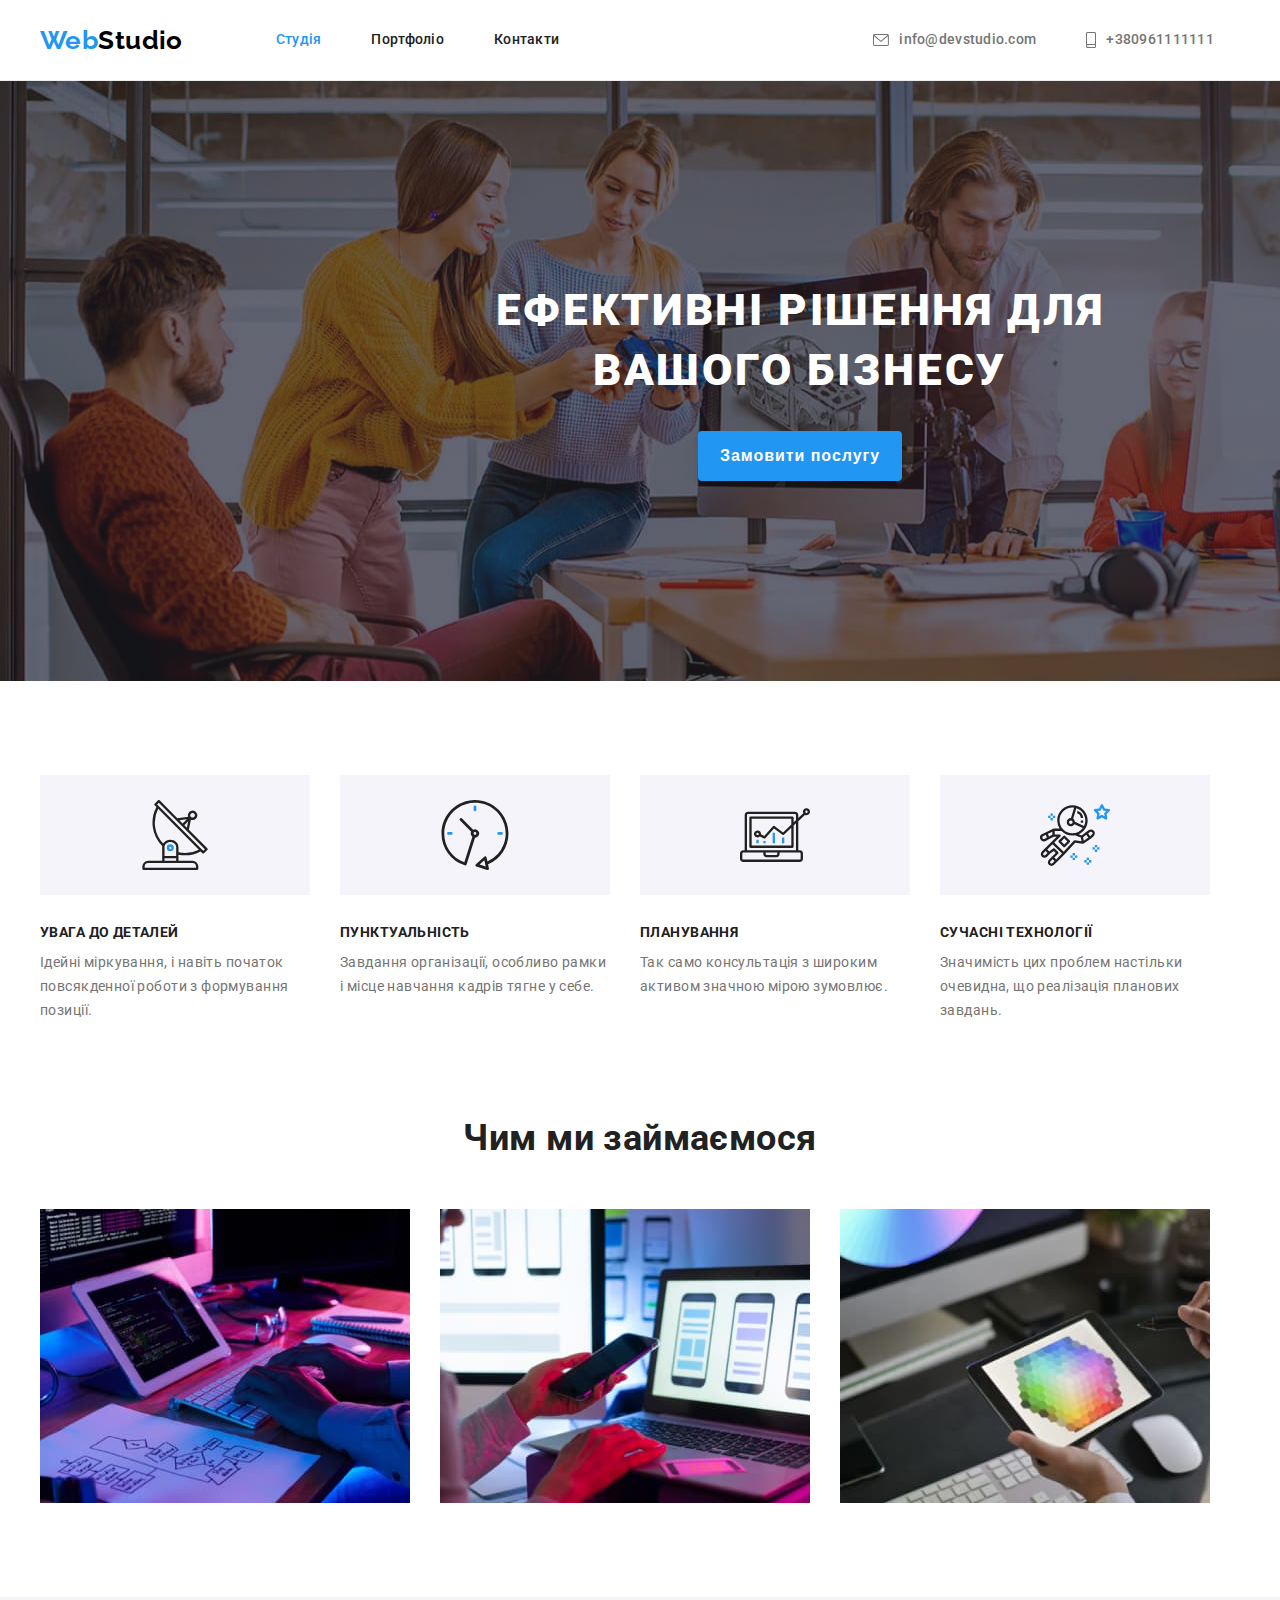
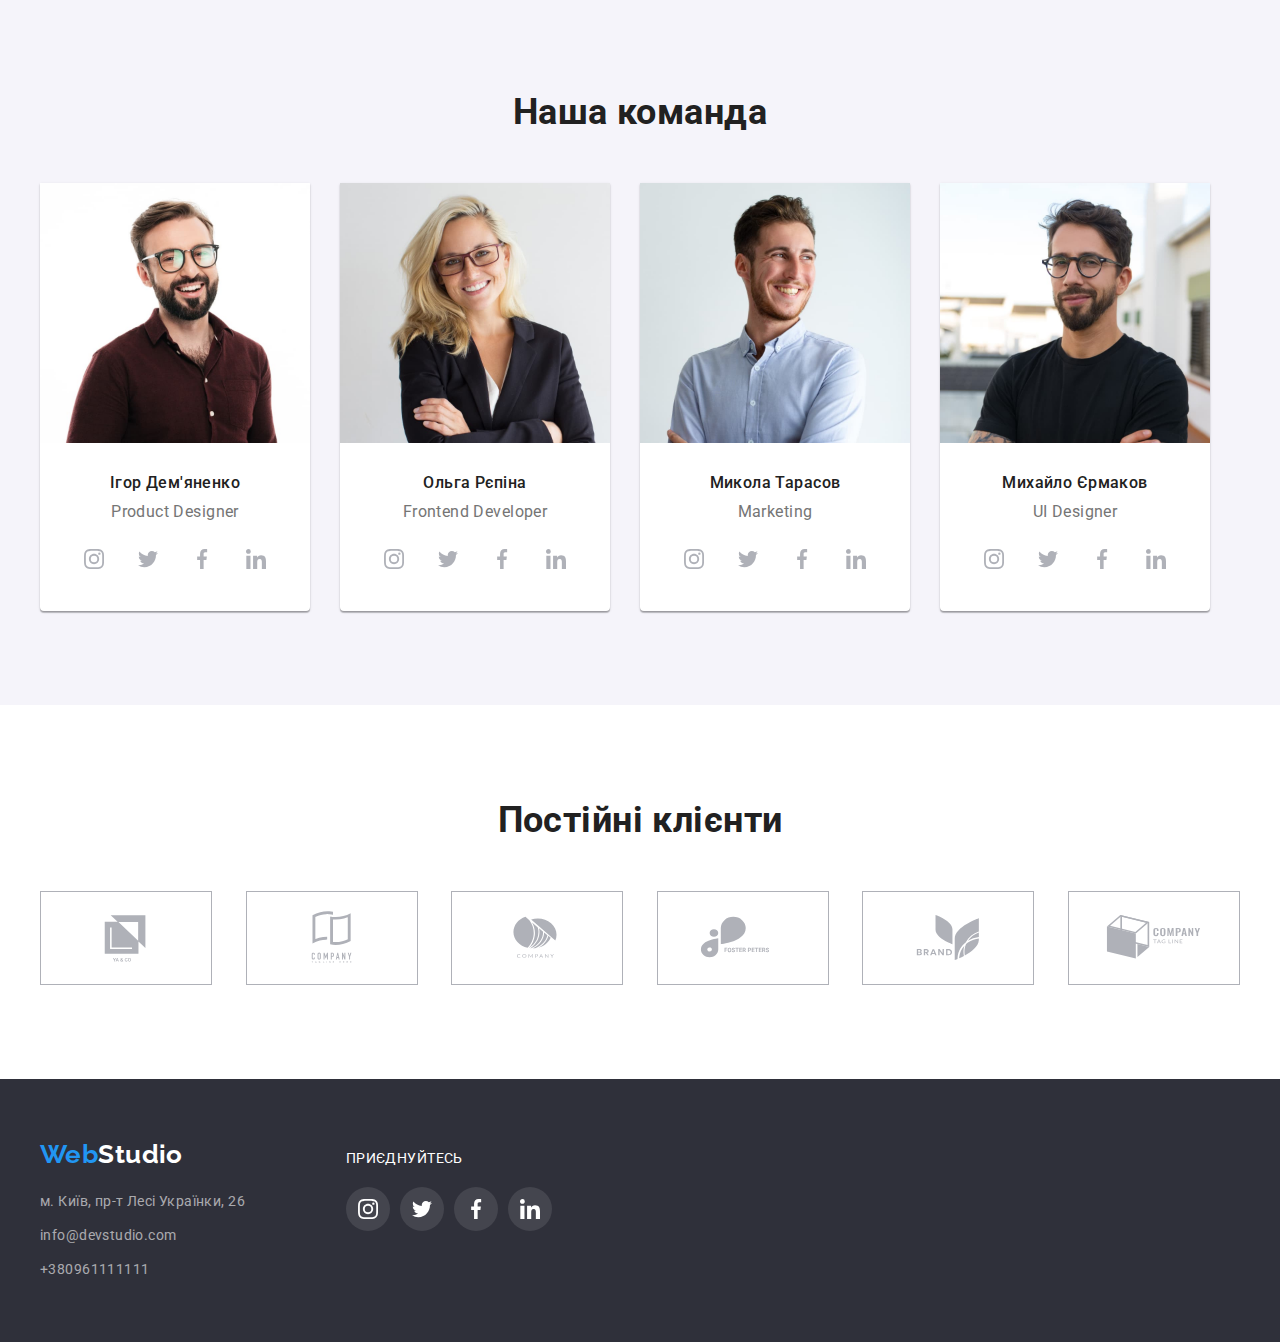
<file: index.html>
<!DOCTYPE html>
<html lang="en">
  <head>
    <meta charset="UTF-8" />
    <meta http-equiv="X-UA-Compatible" content="IE=edge" />
    <meta name="viewport" content="width=device-width, initial-scale=1.0" />

    <link rel="preconnect" href="https://fonts.googleapis.com" />
    <link rel="preconnect" href="https://fonts.gstatic.com" crossorigin />
    <link
      href="https://fonts.googleapis.com/css2?family=Raleway:wght@700&family=Roboto:wght@300;400;500;700;900&display=swap"
      rel="stylesheet" />
      <link rel="stylesheet" href="https://cdnjs.cloudflare.com/ajax/libs/modern-normalize/1.1.0/modern-normalize.min.css" integrity="sha512-wpPYUAdjBVSE4KJnH1VR1HeZfpl1ub8YT/NKx4PuQ5NmX2tKuGu6U/JRp5y+Y8XG2tV+wKQpNHVUX03MfMFn9Q==" crossorigin="anonymous" referrerpolicy="no-referrer" />
    <link rel="stylesheet" href="css/style.css" />

    <title>WebStudio</title>
  </head>
  <body>
    <header class="header">
      <div class="container page-header">
        <nav class="nav-header">
          <a href="./index.html" class="logo"
            >Web<span class="logo_part">Studio</span></a
          >
          <ul class="site-nav">
            <li>
              <a href="#" class="nav-li active">Студія</a>
            </li>
            <li>
              <a href="./portfolio.html" class="nav-li">Портфоліо</a>
            </li>
            <li>
              <a href="#contacts" class="nav-li">Контакти</a>
            </li>
          </ul>
        </nav>
        <ul class="auth-nav">
          <li class="auth-nav-group">
            <a href="mailto:info@devstudio.com" class="auth-nav-item">
              <svg class="auth-nav-icon" width="16" height="12">
                <use href="./images/sprite.svg#icon-envelope"></use>
              </svg>

              info@devstudio.com
            </a>
          </li>
          <li class="auth-nav-group">
            <a href="tel:+380961111111" class="auth-nav-item">
              <svg class="auth-nav-icon" width="10" height="16">
                <use href="./images/sprite.svg#icon-smartphone"></use>
              </svg>
              +380961111111</a
            >
          </li>
        </ul>
      </div>
    </header>
    <main class="main">
      <section class="main-info">
        <div class="container">
          <h1 class="main-info-title">
            Ефективні рішення для <br />вашого бізнесу
          </h1>
          <button type="button" class="btn-primary">Замовити послугу</button>
        </div>
      </section>
      <section class="section-card features">
        <div class="container">
          <ul class="main-features">
            <li>
              <div class="main-features-icon">
                <svg width="70" height="70">
                  <use href="./images/sprite.svg#icon-antenna"></use>
                </svg>
              </div>

              <h3>Увага до деталей</h3>
              <p class="features-par">
                Ідейні міркування, і навіть початок повсякденної роботи з
                формування позиції.
              </p>
            </li>
            <li>
              <div class="main-features-icon">
                <svg width="70" height="70">
                  <use href="./images/sprite.svg#icon-clock"></use>
                </svg>
              </div>

              <h3>Пунктуальність</h3>
              <p class="features-par">
                Завдання організації, особливо рамки і місце навчання кадрів
                тягне у себе.
              </p>
            </li>
            <li>
              <div class="main-features-icon">
                <svg width="70" height="70">
                  <use href="./images/sprite.svg#icon-diagram"></use>
                </svg>
              </div>

              <h3>Планування</h3>
              <p class="features-par">
                Так само консультація з широким активом значною мірою зумовлює.
              </p>
            </li>
            <li>
              <div class="main-features-icon">
                <svg width="70" height="70">
                  <use href="./images/sprite.svg#icon-astronaut"></use>
                </svg>
              </div>

              <h3>Сучасні технології</h3>
              <p class="features-par">
                Значимість цих проблем настільки очевидна, що реалізація
                планових завдань.
              </p>
            </li>
          </ul>
        </div>
      </section>

      <section class="section-card ">
        <div class="container">
          <h2>Чим ми займаємося</h2>
          <ul class="images-boxes-row">
            <li>
              <img src="./images/box1.jpg" alt="Зображення1" width="370" />
            </li>
            <li>
              <img src="./images/box2.jpg" alt="Зображення2" width="370" />
            </li>
            <li>
              <img src="./images/box3.jpg" alt="Зображення3" width="370" />
            </li>
          </ul>
        </div>
      </section>
      <section class="section-card team">
        <div class="container">
          <h2>Наша команда</h2>
          <ul class="team-card-row">
            <li class="card">
              <img
                src="./images/person1.jpg"
                alt="ProductDesigner"
                width="270" />
                <div class="about-member">
              <h3 class="name-member">Ігор Дем'яненко</h3>
              <p class="prof">Product Designer</p>
              <ul class="links-list">
                <li>
                  <a href="#" class="social-list-item">
                    <svg class="social-list-icon" width="20" height="20">
                      <use href="./images/sprite.svg#icon-instagram"></use>
                    </svg>
                  </a>
                </li>
                <li>
                  <a href="#" class="social-list-item"
                    ><svg class="social-list-icon" width="20" height="20">
                      <use href="./images/sprite.svg#icon-twitter"></use>
                    </svg>
                  </a>
                </li>
                <li>
                  <a href="#" class="social-list-item"
                    ><svg
                      class="social-list-icon"
                      width="20"
                      height="20"
                      color="green">
                      <use
                        href="./images/sprite.svg#icon-facebook"
                        width="20"
                        height="20"></use>
                    </svg>
                  </a>
                </li>
                <li>
                  <a href="/" class="social-list-item"
                    ><svg class="social-list-icon" width="20" height="20">
                      <use href="./images/sprite.svg#icon-linkedin"></use>
                    </svg>
                  </a>
                </li>
              </ul>
    </div>
            </li>
            <li class="card">
              <img
                src="./images/person2.jpg"
                alt="Frontend Developer"
                width="270" />
                <div class="about-member">
              <h3 class="name-member">Ольга Рєпіна</h3>
              <p class="prof">Frontend Developer</p>
              <ul class="links-list">
                <li>
                  <a href="#" class="social-list-item">
                    <svg class="social-list-icon" width="20" height="20">
                      <use href="./images/sprite.svg#icon-instagram"></use>
                    </svg>
                  </a>
                </li>
                <li>
                  <a href="#" class="social-list-item"
                    ><svg class="social-list-icon" width="20" height="20">
                      <use href="./images/sprite.svg#icon-twitter"></use>
                    </svg>
                  </a>
                </li>
                <li>
                  <a href="#" class="social-list-item"
                    ><svg
                      class="social-list-icon"
                      width="20"
                      height="20"
                      color="green">
                      <use
                        href="./images/sprite.svg#icon-facebook"
                        width="20"
                        height="20"></use>
                    </svg>
                  </a>
                </li>
                <li>
                  <a href="/" class="social-list-item"
                    ><svg class="social-list-icon" width="20" height="20">
                      <use href="./images/sprite.svg#icon-linkedin"></use>
                    </svg>
                  </a>
                </li>
              </ul>
</div>
            </li>
            <li class="card">
              <img src="./images/person3.jpg" alt="Marketing" width="270" />
              <div class="about-member">
              <h3 class="name-member">Микола Тарасов</h3>
              <p class="prof">Marketing</p>
              <ul class="links-list">
                <li>
                  <a href="#" class="social-list-item">
                    <svg class="social-list-icon" width="20" height="20">
                      <use href="./images/sprite.svg#icon-instagram"></use>
                    </svg>
                  </a>
                </li>
                <li>
                  <a href="#" class="social-list-item"
                    ><svg class="social-list-icon" width="20" height="20">
                      <use href="./images/sprite.svg#icon-twitter"></use>
                    </svg>
                  </a>
                </li>
                <li>
                  <a href="#" class="social-list-item"
                    ><svg
                      class="social-list-icon"
                      width="20"
                      height="20"
                      color="green">
                      <use
                        href="./images/sprite.svg#icon-facebook"
                        width="20"
                        height="20"></use>
                    </svg>
                  </a>
                </li>
                <li>
                  <a href="/" class="social-list-item"
                    ><svg class="social-list-icon" width="20" height="20">
                      <use href="./images/sprite.svg#icon-linkedin"></use>
                    </svg>
                  </a>
                </li>
              </ul>
    </div>

            </li>
            <li class="card">
              <img src="./images/person4.jpg" alt="UIDesigner" width="270" />
              <div class="about-member">
              <h3 class="name-member">Михайло Єрмаков</h3>
              <p class="prof">UI Designer</p>
              <ul class="links-list">
                <li>
                  <a href="#" class="social-list-item">
                    <svg class="social-list-icon" width="20" height="20">
                      <use href="./images/sprite.svg#icon-instagram"></use>
                    </svg>
                  </a>
                </li>
                <li>
                  <a href="#" class="social-list-item"
                    ><svg class="social-list-icon" width="20" height="20">
                      <use href="./images/sprite.svg#icon-twitter"></use>
                    </svg>
                  </a>
                </li>
                <li>
                  <a href="#" class="social-list-item"
                    ><svg
                      class="social-list-icon"
                      width="20"
                      height="20"
                      color="green">
                      <use
                        href="./images/sprite.svg#icon-facebook"
                        width="20"
                        height="20"></use>
                    </svg>
                  </a>
                </li>
                <li>
                  <a href="/" class="social-list-item"
                    ><svg class="social-list-icon" width="20" height="20">
                      <use href="./images/sprite.svg#icon-linkedin"></use>
                    </svg>
                  </a>
                </li>
              </ul>
            </div>
            </li>
          </ul>
        </div>
      </section>
      <section class="section-card">
        <div class="container">
          <h2>Постійні клієнти</h2>
          <ul class="klient-list-icon-row">
          <li>
            <a href="#"  class="klient-list-icon-link"><svg class="klient-list-icon" width="106" height="60">
              <use href="./images/sprite.svg#icon-logo1"></use>
            </svg></a>
            
          </li>
          <li>
            <a href="#"  class="klient-list-icon-link">
            <svg class="klient-list-icon" width="106" height="60">
              <use href="./images/sprite.svg#icon-logo2">
            </svg></a>
          </li>
          <li>
            <a href="#"  class="klient-list-icon-link">
            <svg class="klient-list-icon" width="106" height="60">
              <use href="./images/sprite.svg#icon-logo3"></use>
            </svg></a>
          </li>
          <li>
            <a href="#"  class="klient-list-icon-link">
            <svg class="klient-list-icon" width="106" height="60">
              <use href="./images/sprite.svg#icon-logo4"></use>
            </svg></a>
          </li>
          <li>
            <a href="#"  class="klient-list-icon-link">
            <svg class="klient-list-icon" width="106" height="60">
              <use href="./images/sprite.svg#icon-logo5"></use>
            </svg></a>
          </li>
          <li>
            <a href="#" class="klient-list-icon-link">
            <svg class="klient-list-icon" width="106" height="60">
              <use href="./images/sprite.svg#icon-logo6"></use>
            </svg></a>
          </li>
        </ul>
        </div>
      </section>
    </main>
    <footer class="footer">
      <div class="container footer-position">
        <div class="our-contacts">
        <a href="./index.html" class="logo"
          >Web<span class="logo_part_footer">Studio</span></a
        >
        <address class="address" id="contacts">
          <ul class="address-li-block">

            <li class="address-li">
              <a
                href="https://www.google.com/maps/place/"
                target="_blank"
                rel="noopener noreferrer"
                class="footer-nav-li"
                >м. Київ, пр-т Лесі Українки, 26</a
              >
            </li>
            <li class="address-li-mail">
              <a href="mailto:info@devstudio.com" class="footer-nav-li"
                >info@devstudio.com</a
              >
            </li>
            <li class="address-li-tel">
              <a href="tel:+380961111111" class="footer-nav-li"
                >+380961111111</a
              >
            </li>
          </ul>
        </address>
      </div>
        <div class="our-links">
          <p>приєднуйтесь</p>
          <ul class="links-list">
            <li>
              <a href="#" class="social-list-item">
                <svg class="social-list-icon-footer" width="20" height="20">
                  <use href="./images/sprite.svg#icon-instagram"></use>
                </svg>
              </a>
            </li>
            <li>
              <a href="#" class="social-list-item"
                ><svg class="social-list-icon-footer" width="20" height="20">
                  <use href="./images/sprite.svg#icon-twitter"></use>
                </svg>
              </a>
            </li>
            <li>
              <a href="#" class="social-list-item"
                ><svg
                  class="social-list-icon-footer"
                  width="20"
                  height="20"
                  color="green">
                  <use
                    href="./images/sprite.svg#icon-facebook"
                    width="20"
                    height="20"></use>
                </svg>
              </a>
            </li>
            <li>
              <a href="/" class="social-list-item"
                ><svg class="social-list-icon-footer" width="20" height="20">
                  <use href="./images/sprite.svg#icon-linkedin"></use>
                </svg>
              </a>
            </li>
          </ul>



        </div>
      </div>
    </footer>
  </body>
</html>
</file>
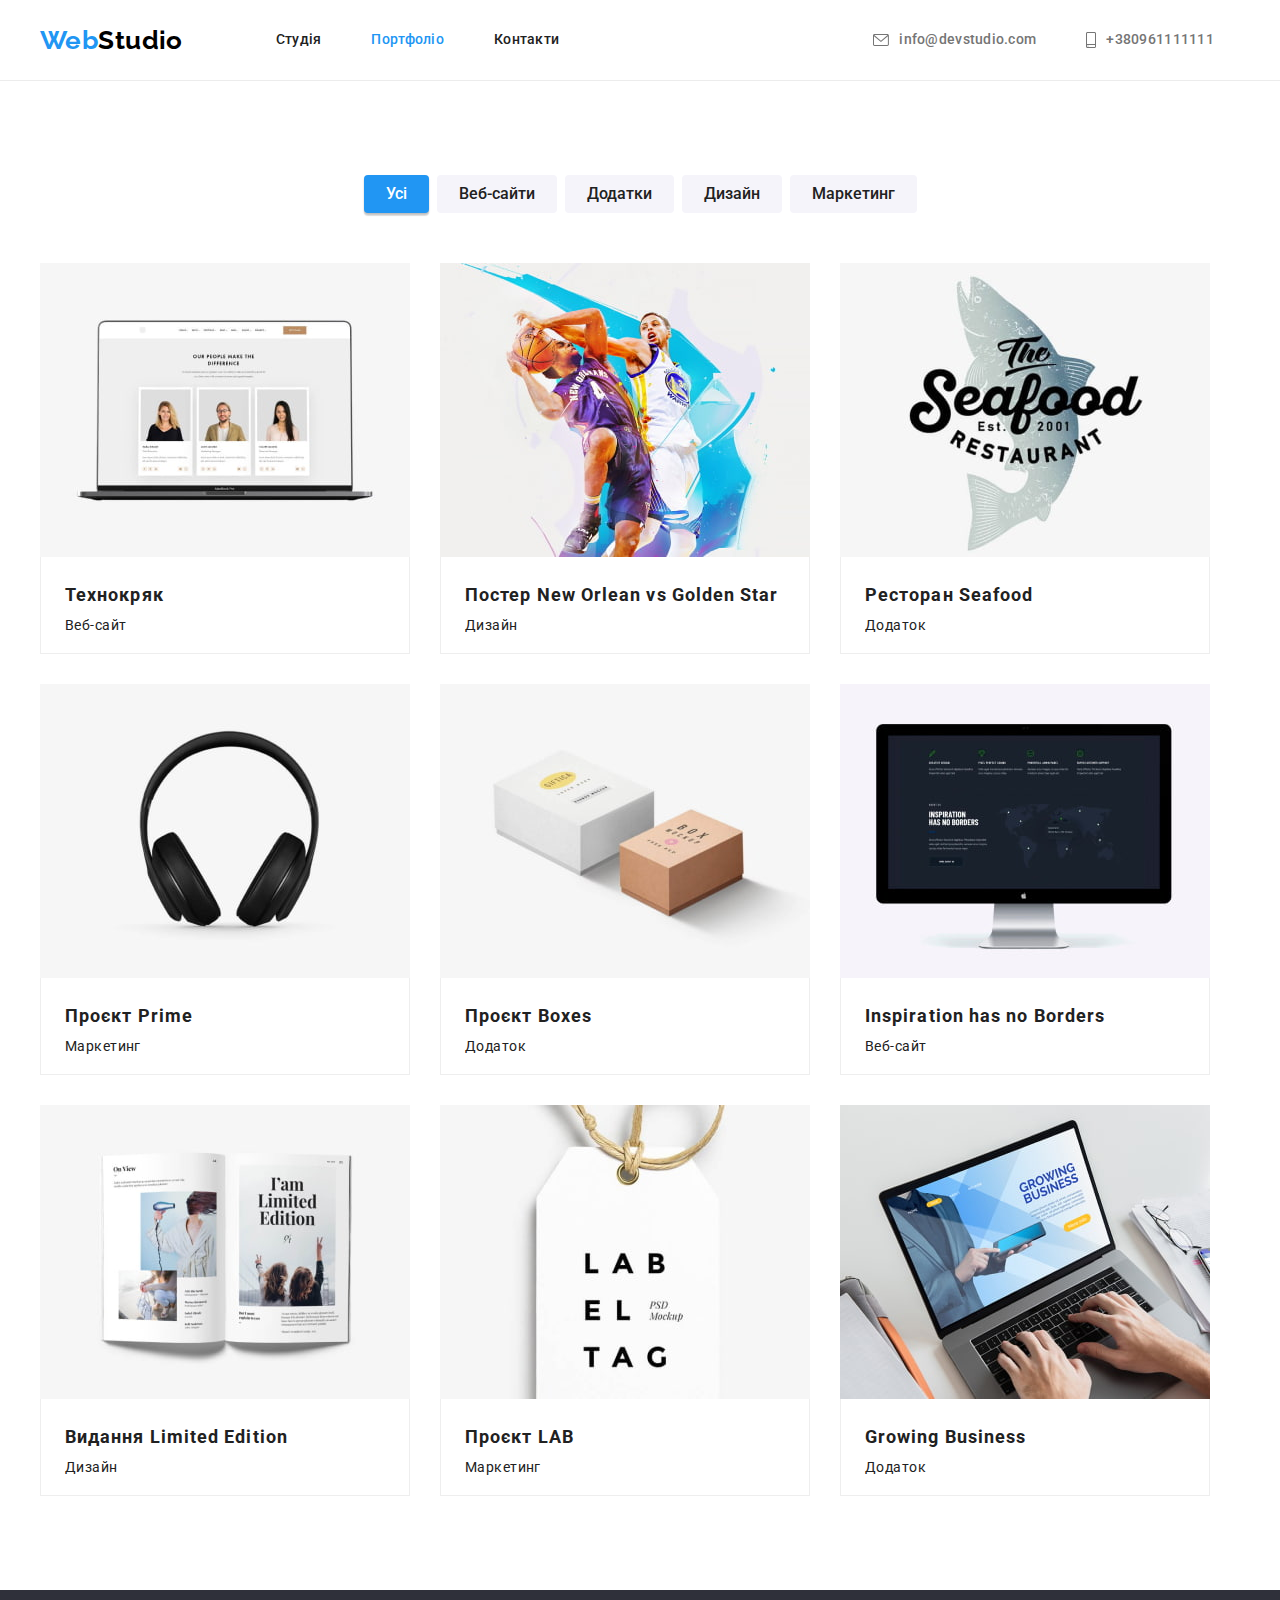
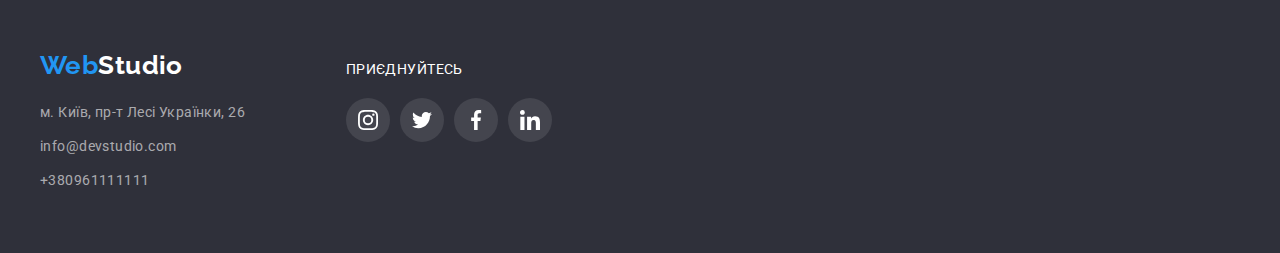
<file: portfolio.html>
<!DOCTYPE html>
<html lang="en">
  <head>
    <meta charset="UTF-8" />
    <meta http-equiv="X-UA-Compatible" content="IE=edge" />
    <meta name="viewport" content="width=device-width, initial-scale=1.0" />
    <link rel="preconnect" href="https://fonts.googleapis.com" />
    <link rel="preconnect" href="https://fonts.gstatic.com" crossorigin />
    <link
      href="https://fonts.googleapis.com/css2?family=Raleway:wght@700&family=Roboto:wght@300;400;500;700;900&display=swap"
      rel="stylesheet" />
    <link
      rel="stylesheet"
      href="https://cdnjs.cloudflare.com/ajax/libs/modern-normalize/1.1.0/modern-normalize.min.css"
      integrity="sha512-wpPYUAdjBVSE4KJnH1VR1HeZfpl1ub8YT/NKx4PuQ5NmX2tKuGu6U/JRp5y+Y8XG2tV+wKQpNHVUX03MfMFn9Q=="
      crossorigin="anonymous"
      referrerpolicy="no-referrer" />
    <link rel="stylesheet" href="css/style.css" />
    <title>Portfolio</title>
  </head>
  <body>
    <header class="header">
      <div class="container page-header">
        <nav class="nav-header">
          <a href="./index.html" class="logo"
            >Web<span class="logo_part">Studio</span></a
          >
          <ul class="site-nav">
            <li>
              <a href="./index.html" class="nav-li">Студія</a>
            </li>
            <li>
              <a href="./portfolio.html" class="nav-li active">Портфоліо</a>
            </li>
            <li>
              <a href="#contacts" class="nav-li">Контакти</a>
            </li>
          </ul>
        </nav>
        <ul class="auth-nav">
          <li class="auth-nav-group">
            <a href="mailto:info@devstudio.com" class="auth-nav-item">
              <svg class="auth-nav-icon" width="16" height="12">
                <use href="./images/sprite.svg#icon-envelope"></use>
              </svg>

              info@devstudio.com
            </a>
          </li>
          <li class="auth-nav-group">
            <a href="tel:+380961111111" class="auth-nav-item">
              <svg class="auth-nav-icon" width="10" height="16">
                <use href="./images/sprite.svg#icon-smartphone"></use>
              </svg>
              +380961111111</a
            >
          </li>
        </ul>
      </div>
    </header>
    <main>
      <section class="main_portfolio">
        <div class="container main_portfolio-position">
          <ul class="button-ul button-section">
            <li>
              <button type="button" class="button-list btn_active">Усі</button>
            </li>
            <li>
              <button type="button" class="button-list">Веб-сайти</button>
            </li>
            <li>
              <button type="button" class="button-list">Додатки</button>
            </li>
            <li>
              <button type="button" class="button-list">Дизайн</button>
            </li>
            <li>
              <button type="button" class="button-list">Маркетинг</button>
            </li>
          </ul>

          <ul class="card_table portfolio_section">
            <li class="portfolio_card">
              <img src="./images/img1.jpg" width="370" alt="card1" />
              <div class="about-portfolio-card">
                <h2>Технокряк</h2>
                <p>Веб-сайт</p>
              </div>
            </li>
            <li class="portfolio_card">
              <img src="./images/img2.jpg" width="370" alt="card2" />
              <div class="about-portfolio-card">
                <h2>Постер New Orlean vs Golden Star</h2>
                <p>Дизайн</p>
              </div>
            </li>
            <li class="portfolio_card">
              <img src="./images/img3.jpg" width="370" alt="card3" />
              <div class="about-portfolio-card">
                <h2>Ресторан Seafood</h2>
                <p>Додаток</p>
              </div>
            </li>
            <li class="portfolio_card">
              <img src="./images/img4.jpg" width="370" alt="card4" />
              <div class="about-portfolio-card">
                <h2>Проєкт Prime</h2>
                <p>Маркетинг</p>
              </div>
            </li>
            <li class="portfolio_card">
              <img src="./images/img5.jpg" width="370" alt="card5" />
              <div class="about-portfolio-card">
                <h2>Проєкт Boxes</h2>
                <p>Додаток</p>
              </div>
            </li>
            <li class="portfolio_card">
              <img src="./images/img6.jpg" width="370" alt="card6" />
              <div class="about-portfolio-card">
                <h2>Inspiration has no Borders</h2>
                <p>Веб-сайт</p>
              </div>
            </li>
            <li class="portfolio_card">
              <img src="./images/img7.jpg" width="370" alt="card7" />
              <div class="about-portfolio-card">
                <h2>Видання Limited Edition</h2>
                <p>Дизайн</p>
              </div>
            </li>
            <li class="portfolio_card">
              <img src="./images/img8.jpg" width="370" alt="card8" />
              <div class="about-portfolio-card">
                <h2>Проєкт LAB</h2>
                <p>Маркетинг</p>
              </div>
            </li>
            <li class="portfolio_card">
              <img src="./images/img9.jpg" width="370" alt="card9" />
              <div class="about-portfolio-card">
                <h2>Growing Business</h2>
                <p>Додаток</p>
              </div>
            </li>
          </ul>
        </div>
      </section>
    </main>

    <footer class="footer">
      <div class="container footer-position">
        <div class="our-contacts">
          <a href="./index.html" class="logo"
            >Web<span class="logo_part_footer">Studio</span></a
          >
          <address class="address" id="contacts">
            <ul class="address-li-block">
              <li class="address-li">
                <a
                  href="https://www.google.com/maps/place/"
                  target="_blank"
                  rel="noopener noreferrer"
                  class="footer-nav-li"
                  >м. Київ, пр-т Лесі Українки, 26</a
                >
              </li>
              <li class="address-li-mail">
                <a href="mailto:info@devstudio.com" class="footer-nav-li"
                  >info@devstudio.com</a
                >
              </li>
              <li class="address-li-tel">
                <a href="tel:+380961111111" class="footer-nav-li"
                  >+380961111111</a
                >
              </li>
            </ul>
          </address>
        </div>
        <div class="our-links">
          <p>приєднуйтесь</p>
          <ul class="links-list">
            <li>
              <a href="#" class="social-list-item">
                <svg class="social-list-icon-footer" width="20" height="20">
                  <use href="./images/sprite.svg#icon-instagram"></use>
                </svg>
              </a>
            </li>
            <li>
              <a href="#" class="social-list-item"
                ><svg class="social-list-icon-footer" width="20" height="20">
                  <use href="./images/sprite.svg#icon-twitter"></use>
                </svg>
              </a>
            </li>
            <li>
              <a href="#" class="social-list-item"
                ><svg
                  class="social-list-icon-footer"
                  width="20"
                  height="20"
                  color="green">
                  <use
                    href="./images/sprite.svg#icon-facebook"
                    width="20"
                    height="20"></use>
                </svg>
              </a>
            </li>
            <li>
              <a href="/" class="social-list-item"
                ><svg class="social-list-icon-footer" width="20" height="20">
                  <use href="./images/sprite.svg#icon-linkedin"></use>
                </svg>
              </a>
            </li>
          </ul>
        </div>
      </div>
    </footer>
  </body>
</html>
</file>
<file: css/style.css>
:root {
  --background-h-f: #2f303a;
  --background-section: #f5f5f5;
  --background-team: #f5f4fa;
  --dark-grey-color: #212121;
  --light-grey-color: #757575;
  --white-color: #ffffff;
  --blue-color: #2196f3;
  --icons-color: #afb1b8;
}

h1,
h2,
h3,
p {
  margin-top: 0;
  margin-bottom: 0;
}
ul {
  margin-top: 0;
  margin-bottom: 0;
  padding-left: 0;
  list-style: none;
}
body {
  font-size: 14px;
  font-family: "Roboto", sans-serif;
  font-size: 14px;
  letter-spacing: 0.03em;
  font-weight: 400;
  color: var(--dark-grey-color);
  margin: 0 auto;
}

.container {
  width: 1200px;
  margin: 0 auto;
  padding: 0 15px;
}
.section-card {
  margin: 0 auto;
  padding: 94px 0;
  text-align: center;
}
h2 {
  font-weight: 700;
  font-size: 36px;
  line-height: 1.17;
  text-align: center;
  color: var(--dark-grey-color);
  margin-bottom: 50px;
}
img {
  display: block;
}
/* TODO header */

.header {
  background: var(--white-color);
  border-bottom: 1px solid #ececec;
}
.page-header {
  display: flex;
}

.nav-header {
  display: flex;
  align-items: center;
  margin-right: 314px;
}
.logo {
  font-family: "Raleway";
  font-style: bold;
  font-weight: 700;
  font-size: 26px;
  line-height: 1.19;
  color: var(--blue-color);
  text-decoration: none;
  margin-right: 93px;
}
.logo .logo_part {
  color: #000000;
}

.site-nav {
  display: flex;
  font-weight: 500;
  line-height: 1.14;
  letter-spacing: 0.02em;
  align-items: center;
  gap: 50px;
}
.nav-li {
  text-decoration: none;
  color: var(--dark-grey-color);
  padding: 32px 0;
}

.auth-nav {
  display: flex;
  align-items: center;
  color: var(--dark-grey-color);
}

.auth-nav li:last-child {
  margin-left: 50px;
}
.auth-nav-item {
  display: flex;
  gap: 10px;
  align-items: center;
  text-decoration: none;
  font-weight: 500;
  line-height: 1.14;
  letter-spacing: 0.02em;
  color: var(--light-grey-color);
  padding: 32px 0;
}
.active,
.nav-li:hover,
.nav-li:focus,
.auth-nav-item:hover,
.auth-nav-item:focus {
  color: var(--blue-color);
}

.auth-nav-icon {
  fill: var(--light-grey-color);
}
.auth-nav-item:hover .auth-nav-icon,
.auth-nav-item:focus .auth-nav-icon {
  fill: var(--blue-color);
}

/* TODO main section */

.main-info {
  display: flex;
  text-align: center;
  background-image: linear-gradient(
      rgba(47, 48, 58, 0.4),
      rgba(47, 48, 58, 0.4)
    ),
    url(../images/Img.jpg);
  background-color: var(--background-h-f);

  color: var(--white-color);
  background-position: var(--blue-color);
  background-size: cover;

  margin: 0 auto;
  padding: 200px 0;
  width: 1600px;
}

.main-info-title {
  font-weight: 900;
  font-size: 44px;
  line-height: 1.36;
  letter-spacing: 0.06em;
  text-transform: uppercase;
  color: var(--white-color);
  max-width: 700px;
  margin: 0 auto 30px;
}

.btn-primary {
  padding: 10px 22px;
  background: var(--blue-color);
  box-shadow: 0px 4px 4px rgba(0, 0, 0, 0.15);
  border-radius: 4px;
  font-weight: 700;
  font-size: 16px;
  line-height: 1.88;
  letter-spacing: 0.06em;
  color: var(--white-color);
  border: var(--background-h-f);
}
.btn-primary:hover,
.btn-primary:focus {
  background: #188ce8;
  border: var(--background-h-f);
  box-shadow: 0px 4px 4px rgba(0, 0, 0, 0.15);
  border-radius: 4px;
  cursor: pointer;
}

/* TODO features */
.features {
  padding-bottom: 0;
}
.main-features {
  display: flex;
}
.main-features li {
  width: 270px;
}
h3 {
  font-weight: 700;
  font-size: 14px;
  line-height: 1.14;
  color: var(--dark-grey-color);
  margin-bottom: 10px;
  text-transform: uppercase;
  text-align: left;
}

.main-features li:first-child,
.main-features li:nth-child(2),
.main-features li:nth-child(3) {
  margin-right: 30px;
}
.main-features-icon {
  background-color: var(--background-team);
  display: flex;
  align-items: center;
  justify-content: center;

  margin-bottom: 30px;
  height: 120px;
}

.features-par {
  line-height: 1.71;
  color: var(--light-grey-color);

  text-align: left;
}

/* TODO images-row */

.images-boxes-row {
  display: flex;
  gap: 30px;
}

/* TODO team */

.team {
  text-align: center;
  padding: 94px 0;
  background: var(--background-team);
}
.card {
  width: 270px;
  box-shadow: 0px 1px 3px rgba(0, 0, 0, 0.12), 0px 1px 1px rgba(0, 0, 0, 0.14),
    0px 2px 1px rgba(0, 0, 0, 0.2);
  border-radius: 0px 0px 4px 4px;
  background-color: var(--white-color);
}
.team-card-row {
  margin: 0;
  display: flex;
  gap: 30px;
  list-style: none;
  margin-top: 50px;
}

.about-member {
  padding: 30px 32px;
}
.name-member {
  font-weight: 500;
  font-size: 16px;
  line-height: 1.19;
  text-align: center;
  color: var(--dark-grey-color);
  text-transform: none;
}
.prof {
  font-size: 16px;
  line-height: 1.19;
  text-align: center;
  color: var(--light-grey-color);
  margin-bottom: 16px;
}

.social-list {
  list-style: none;
  padding: 0;
  display: flex;
  justify-content: space-between;
  margin: 0 32px 30px;
}
.social-list-item {
  display: flex;
  justify-content: center;
  align-items: center;
  width: 44px;
  height: 44px;
  border-radius: 50%;
  background-color: var(--background-section);
}

.social-list-icon {
  fill: var(--icons-color);
}
.social-list-item:hover,
.social-list-item:focus {
  background-color: var(--blue-color);
}
.social-list-item:hover .social-list-icon,
.social-list-item:focus .social-list-icon {
  fill: var(--white-color);
}
/* TODO klients */
.klient-list-icon-row {
  display: flex;
  justify-content: space-between;
}
.klient-list-icon-link {
  display: flex;
  justify-content: center;
  align-items: center;
  border: 1px solid var(--icons-color);
  width: 170px;
  height: 92px;
}

.klient-list-icon {
  fill: var(--icons-color);
}
.klient-list-icon-link:hover,
.klient-list-icon-link:focus {
  border: 1px solid var(--blue-color);
}
.klient-list-icon-link:hover .klient-list-icon,
.klient-list-icon-link:focus .klient-list-icon {
  fill: var(--blue-color);
}

/* TODO footer */
.footer {
  background: var(--background-h-f);
  padding: 60px 0;
  align-items: baseline;
}
.footer-position {
  display: flex;
  align-items: baseline;
}
.logo .logo_part_footer {
  display: inline-block;
  color: var(--white-color);
}
.address {
  font-style: normal;
  margin-top: 20px;
}
.address-li-block {
  display: block;
  margin: 0;
  padding: 0;
  list-style: none;
}

.address-li-mail,
.address-li-tel {
  margin-top: 10px;
}
.footer-nav-li {
  line-height: 1.71;
  color: rgba(255, 255, 255, 0.6);
  text-decoration: none;
}

.footer-nav-li:hover,
.footer-nav-li:focus {
  color: var(--blue-color);
}
.our-links {
  margin-left: 70px;
}
.our-links p {
  font-size: 14px;
  line-height: 1.14;
  color: var(--white-color);
  text-transform: uppercase;
  margin-bottom: 20px;
}
.links-list {
  display: flex;
  justify-content: start;
  gap: 10px;
}
.social-list-item {
  background-color: rgba(255, 255, 255, 0.1);
}
.social-list-icon-footer {
  fill: var(--white-color);
}
/* !!!!!!!!!!!!!!!!!!!!!!!!!!!!!!!!!! PORTFOLIO PAGE  */
.main_portfolio {
  padding: 94px 0;
  background-color: var(--white-color);
}
.main_portfolio-position {
  display: flex;
  flex-direction: column;
}

.button-section {
  display: flex;
  margin-bottom: 50px;
}
.button-ul {
  display: flex;
  justify-content: center;
  gap: 8px;
}
.button-list {
  background-color: var(--background-team);
  list-style: none;
  border-radius: 4px;
  padding: 6px 22px;
  font-weight: 500;
  font-size: 16px;
  line-height: 1.62;
  text-align: center;
  color: var(--dark-grey-color);
  text-decoration: none;
  border: none;
  font-family: inherit;
  cursor: pointer;
}

.btn_active,
.button-list:hover,
.button-list:focus {
  background: var(--blue-color);
  box-shadow: 0px 3px 1px rgba(0, 0, 0, 0.1), 0px 1px 2px rgba(0, 0, 0, 0.08),
    0px 2px 2px rgba(0, 0, 0, 0.12);
  color: var(--white-color);
}

.card_table {
  display: flex;
  flex-wrap: wrap;
  gap: 30px;
  list-style: none;
}
.portfolio_card {
  background: var(--white-color);
}

.portfolio_card:hover {
  box-shadow: 0px 1px 3px rgba(0, 0, 0, 0.12), 0px 1px 1px rgba(0, 0, 0, 0.14),
    0px 2px 1px rgba(0, 0, 0, 0.2);
  border-radius: 0px 0px 4px 4px;
}

.about-portfolio-card {
  padding: 20px 24px;
  border-left: 1px solid #eeeeee;
  border-right: 1px solid #eeeeee;
  border-bottom: 1px solid #eeeeee;
}
.portfolio_card h2 {
  font-weight: 700;
  font-size: 18px;
  line-height: 2;
  color: var(--dark-grey-color);
  letter-spacing: 0.06em;
  margin-bottom: 4px;
  text-align: left;
}
.portfolio_card > p {
  font-size: 16px;
  line-height: 1.88;
  color: var(--light-grey-color);
}
</file>
